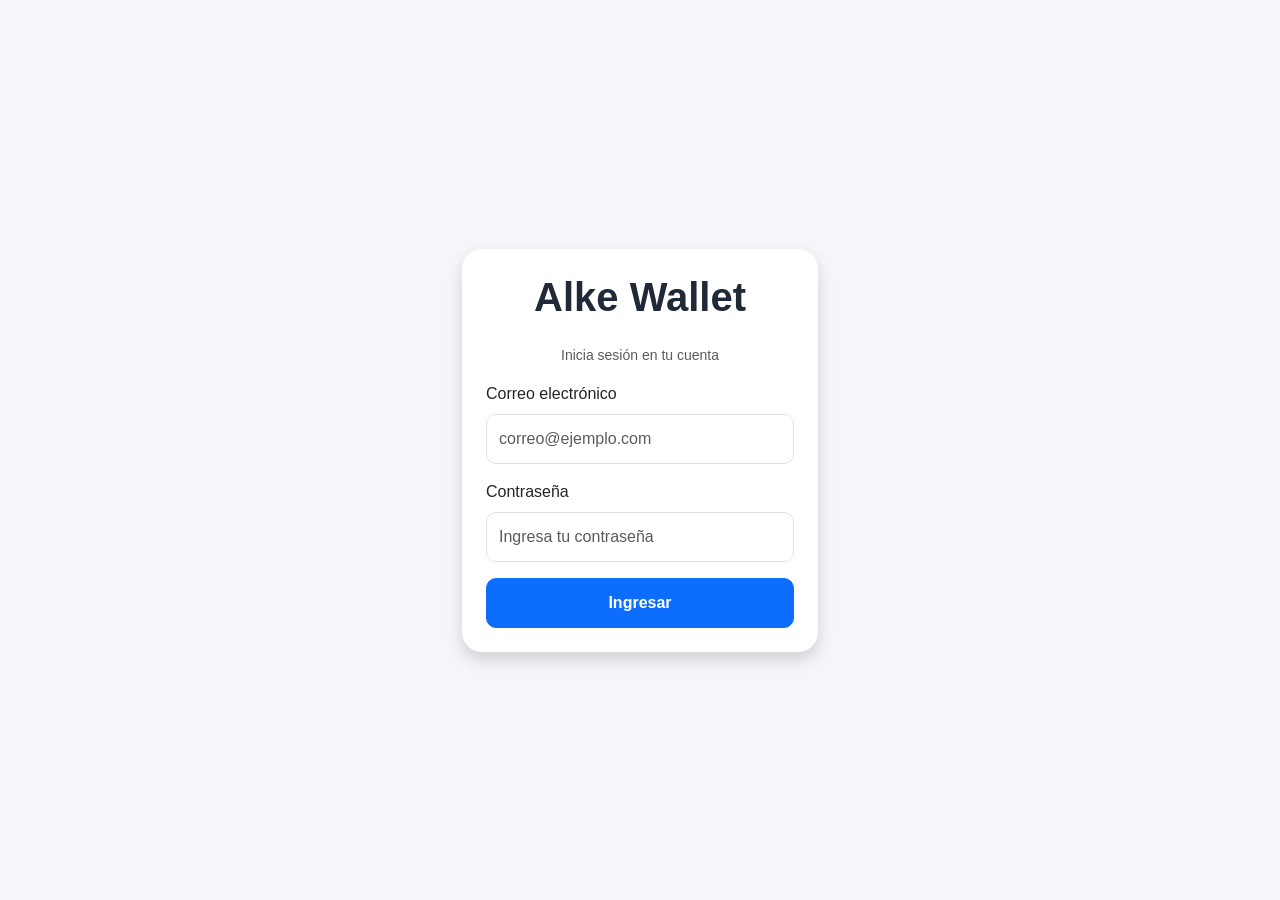
<file: html/index.html>
<!DOCTYPE html>
<html lang="es">

<head>
    <meta charset="UTF-8">
    <meta name="viewport" content="width=device-width, initial-scale=1.0">

    <title>Alke Wallet</title>

    <meta http-equiv="refresh" content="0; url=login.html">
</head>

<body>

</body>

</html>
</file>
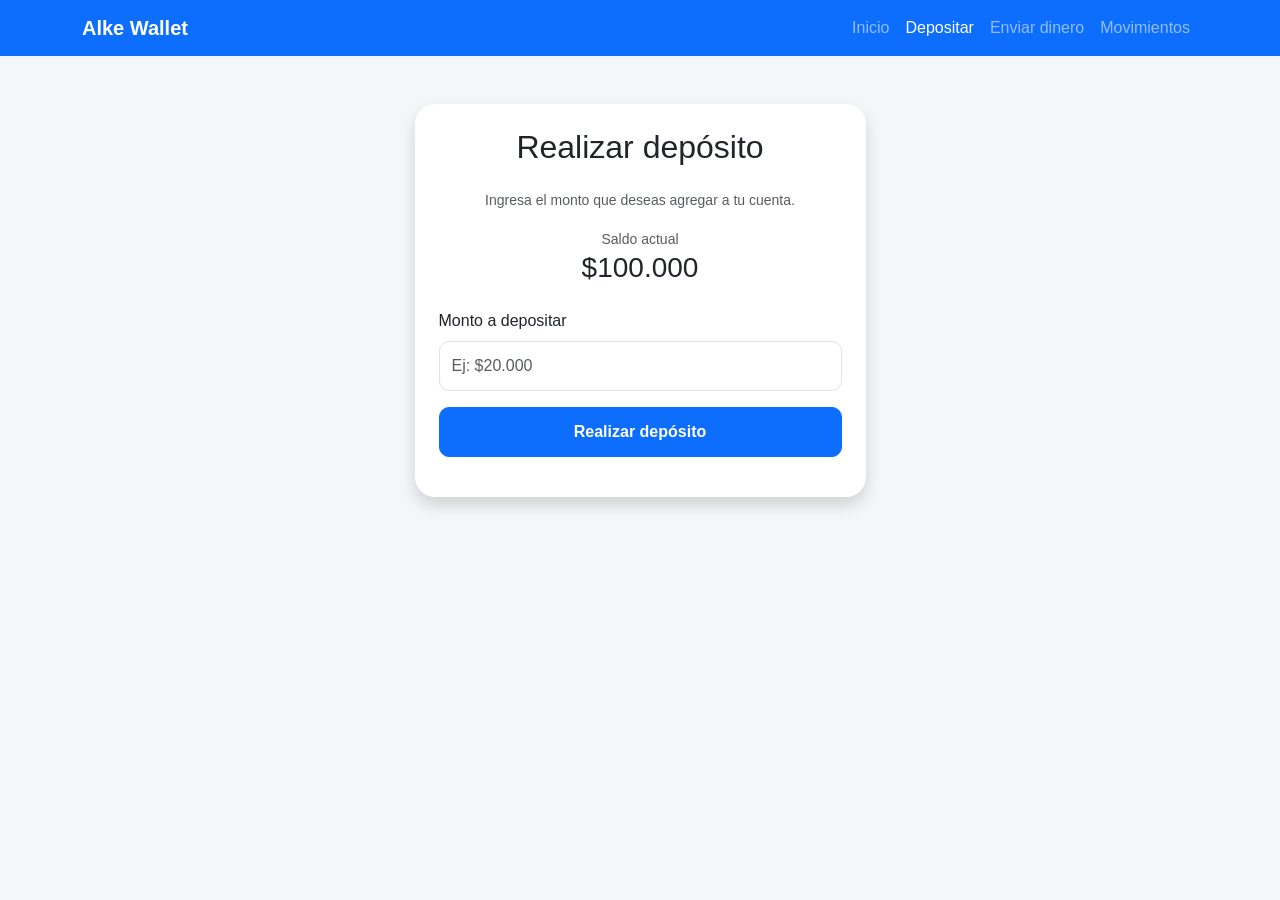
<file: html/deposit.html>
<!DOCTYPE html>
<html lang="es">

<head>
    <meta charset="UTF-8">
    <meta name="viewport" content="width=device-width, initial-scale=1.0">

    <title>Alke Wallet - Depósito</title>

    <!-- Bootstrap -->
    <link href="https://cdn.jsdelivr.net/npm/bootstrap@5.3.8/dist/css/bootstrap.min.css" rel="stylesheet">

    <!-- CSS propio -->
    <link rel="stylesheet" href="/css/style.css">
</head>

<body>

    <nav class="navbar navbar-expand-lg bg-primary navbar-dark">

        <div class="container">

            <a class="navbar-brand fw-bold" href="menu.html">
                Alke Wallet
            </a>

            <button class="navbar-toggler" type="button" data-bs-toggle="collapse" data-bs-target="#navbarMenu">
                <span class="navbar-toggler-icon"></span>
            </button>

            <div class="collapse navbar-collapse" id="navbarMenu">

                <ul class="navbar-nav ms-auto">

                    <li class="nav-item">
                        <a class="nav-link" href="menu.html">
                            Inicio
                        </a>
                    </li>

                    <li class="nav-item">
                        <a class="nav-link active" href="deposit.html">
                            Depositar
                        </a>
                    </li>

                    <li class="nav-item">
                        <a class="nav-link" href="sendmoney.html">
                            Enviar dinero
                        </a>
                    </li>

                    <li class="nav-item">
                        <a class="nav-link" href="transactions.html">
                            Movimientos
                        </a>
                    </li>

                </ul>

            </div>

        </div>

    </nav>


    <main class="container py-5">

        <div class="row justify-content-center">

            <div class="col-12 col-md-8 col-lg-5">

                <div class="card shadow">

                    <div class="card-body p-4">

                        <h2 class="text-center mb-4">
                            Realizar depósito
                        </h2>

                        <p class="text-center text-muted">
                            Ingresa el monto que deseas agregar a tu cuenta.
                        </p>

                        <div class="mb-4 text-center">

                            <small class="text-muted">
                                Saldo actual
                            </small>

                            <h3 id="saldoActual">
                                $100.000
                            </h3>

                        </div>


                        <form id="depositForm">

                            <div class="mb-3">

                                <label for="monto" class="form-label">
                                    Monto a depositar
                                </label>

                                <input type="text" class="form-control" id="monto" placeholder="Ej: $20.000" required>

                            </div>


                            <button type="submit" class="btn btn-primary w-100">
                                Realizar depósito
                            </button>

                        </form>

                        <div id="mensaje" class="mt-3" aria-live="polite"></div>

                    </div>

                </div>

            </div>

        </div>

    </main>


    <!-- Bootstrap JS -->
    <script src="https://cdn.jsdelivr.net/npm/bootstrap@5.3.8/dist/js/bootstrap.bundle.min.js">
    </script>

    <!-- jQuery -->
    <script src="https://code.jquery.com/jquery-3.7.1.min.js"></script>

    <!-- JavaScript propio -->
    <script src="/js/deposit.js"></script>

</body>

</html>
</file>
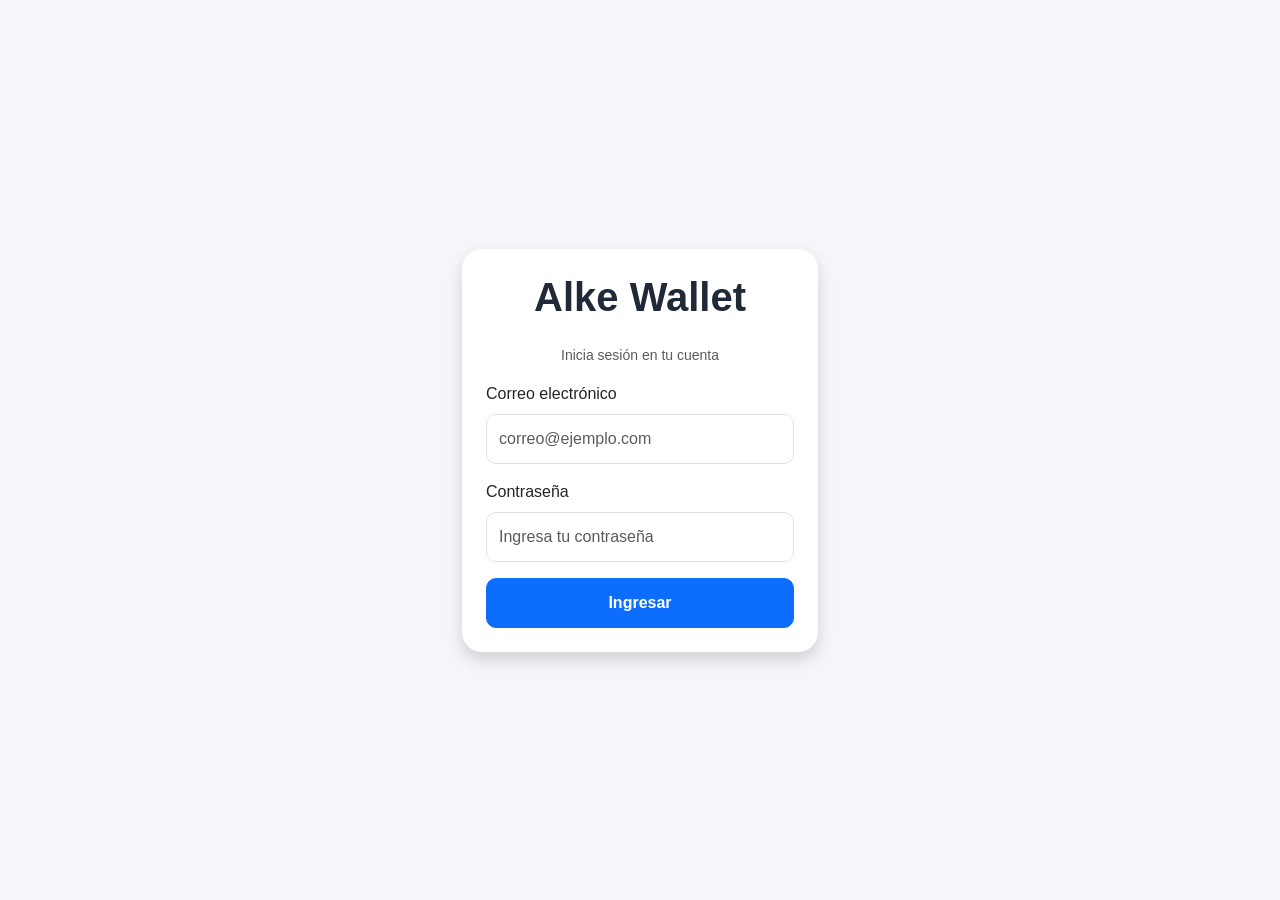
<file: html/login.html>
<!DOCTYPE html>
<html lang="es">

<head>
    <meta charset="UTF-8">
    <meta name="viewport" content="width=device-width, initial-scale=1.0">

    <title>Alke Wallet - Iniciar sesión</title>

    <!-- Bootstrap -->
    <link 
        href="https://cdn.jsdelivr.net/npm/bootstrap@5.3.8/dist/css/bootstrap.min.css" 
        rel="stylesheet"
    >

    <!-- CSS propio -->
    <link rel="stylesheet" href="/css/style.css">
</head>

<body>

    <main class="container">

        <div class="row justify-content-center align-items-center min-vh-100">

            <div class="col-12 col-sm-8 col-md-6 col-lg-4">

                <div class="card shadow">

                    <div class="card-body p-4">

                        <h1 class="text-center mb-4">
                            Alke Wallet
                        </h1>

                        <p class="text-center text-muted">
                            Inicia sesión en tu cuenta
                        </p>

                        <form id="loginForm">

                            <div class="mb-3">
                                <label for="email" class="form-label">
                                    Correo electrónico
                                </label>

                                <input 
                                    type="email"
                                    class="form-control"
                                    id="email"
                                    autocomplete="email"
                                    placeholder="correo@ejemplo.com"
                                    required
                                >
                            </div>

                            <div class="mb-3">
                                <label for="password" class="form-label">
                                    Contraseña
                                </label>

                                <input 
                                    type="password"
                                    class="form-control"
                                    id="password"
                                    autocomplete="current-password"
                                    placeholder="Ingresa tu contraseña"
                                    required
                                >
                            </div>

                            <button 
                                type="submit" 
                                class="btn btn-primary w-100"
                            >
                                Ingresar
                            </button>

                        </form>

                    </div>

                </div>

            </div>

        </div>

    </main>

    <script src="/js/login.js"></script>

</body>

</html>
</file>
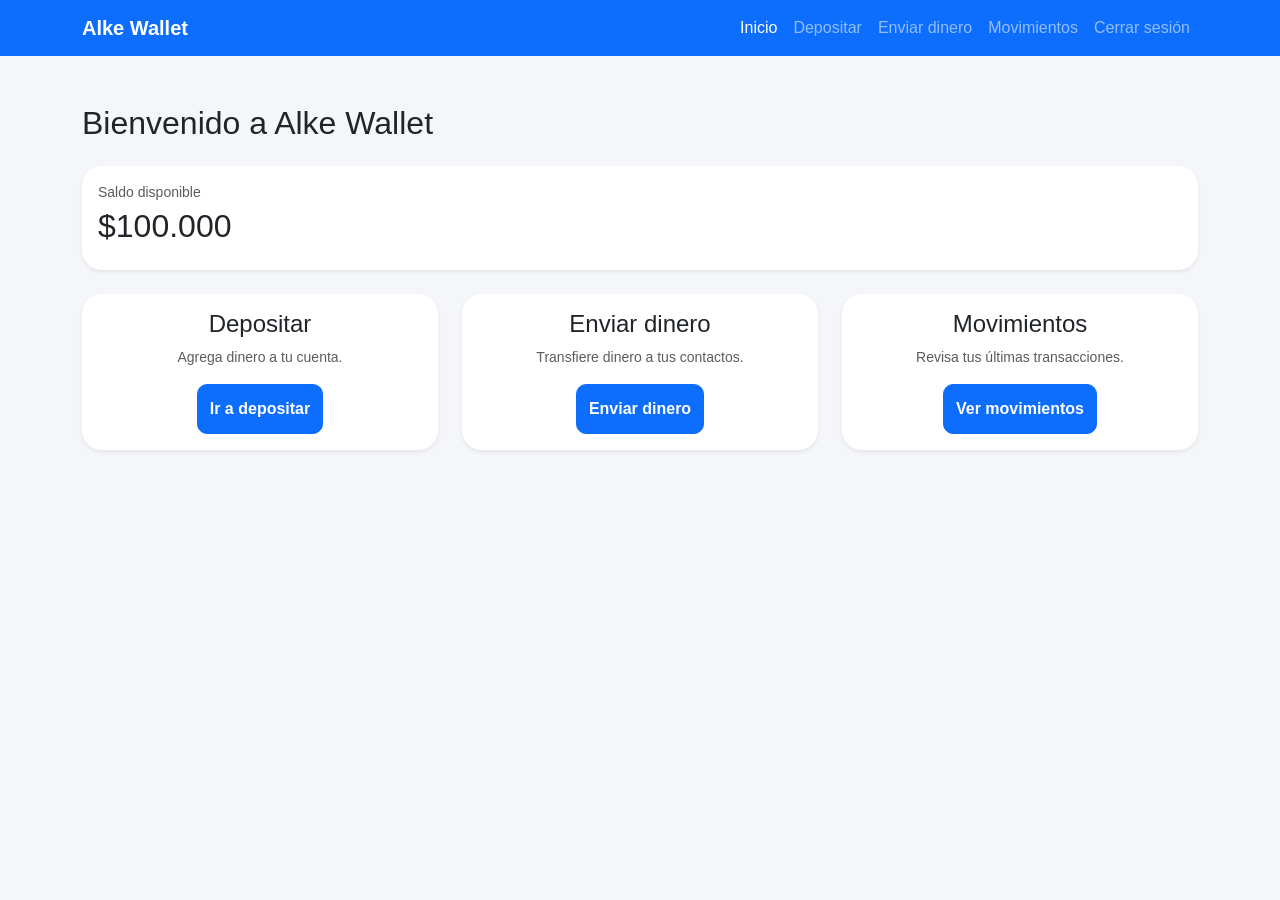
<file: html/menu.html>
<!DOCTYPE html>
<html lang="es">

<head>
    <meta charset="UTF-8">
    <meta name="viewport" content="width=device-width, initial-scale=1.0">

    <title>Alke Wallet - Menú</title>

    <!-- Bootstrap -->
    <link href="https://cdn.jsdelivr.net/npm/bootstrap@5.3.8/dist/css/bootstrap.min.css" rel="stylesheet">

    <!-- CSS propio -->
    <link rel="stylesheet" href="/css/style.css">
</head>

<body>

    <!-- Barra de navegación -->
    <nav class="navbar navbar-expand-lg bg-primary navbar-dark">

        <div class="container">

            <a class="navbar-brand fw-bold" href="#">
                Alke Wallet
            </a>

            <button class="navbar-toggler" type="button" data-bs-toggle="collapse" data-bs-target="#navbarMenu">
                <span class="navbar-toggler-icon"></span>
            </button>

            <div class="collapse navbar-collapse" id="navbarMenu">

                <ul class="navbar-nav ms-auto">

                    <li class="nav-item">
                        <a class="nav-link active" href="menu.html">
                            Inicio
                        </a>
                    </li>

                    <li class="nav-item">
                        <a class="nav-link" href="deposit.html">
                            Depositar
                        </a>
                    </li>

                    <li class="nav-item">
                        <a class="nav-link" href="sendmoney.html">
                            Enviar dinero
                        </a>
                    </li>

                    <li class="nav-item">
                        <a class="nav-link" href="transactions.html">
                            Movimientos
                        </a>
                    </li>

                    <li class="nav-item">
                        <a class="nav-link" href="login.html">
                            Cerrar sesión
                        </a>
                    </li>

                </ul>

            </div>

        </div>

    </nav>


    <main class="container py-5">

        <h2 class="mb-4">
            Bienvenido a Alke Wallet
        </h2>


        <!-- Saldo -->
        <div class="card shadow-sm mb-4">

            <div class="card-body">

                <p class="text-muted mb-1">
                    Saldo disponible
                </p>

                <h2 id="saldo">
                    $100.000
                </h2>

            </div>

        </div>


        <!-- Opciones -->
        <div class="row g-4">

            <div class="col-12 col-md-4">

                <div class="card shadow-sm h-100">

                    <div class="card-body text-center">

                        <h4>Depositar</h4>

                        <p class="text-muted">
                            Agrega dinero a tu cuenta.
                        </p>

                        <a href="deposit.html" class="btn btn-primary">
                            Ir a depositar
                        </a>

                    </div>

                </div>

            </div>


            <div class="col-12 col-md-4">

                <div class="card shadow-sm h-100">

                    <div class="card-body text-center">

                        <h4>Enviar dinero</h4>

                        <p class="text-muted">
                            Transfiere dinero a tus contactos.
                        </p>

                        <a href="sendmoney.html" class="btn btn-primary">
                            Enviar dinero
                        </a>

                    </div>

                </div>

            </div>


            <div class="col-12 col-md-4">

                <div class="card shadow-sm h-100">

                    <div class="card-body text-center">

                        <h4>Movimientos</h4>

                        <p class="text-muted">
                            Revisa tus últimas transacciones.
                        </p>

                        <a href="transactions.html" class="btn btn-primary">
                            Ver movimientos
                        </a>

                    </div>

                </div>

            </div>

        </div>

    </main>


    <!-- Bootstrap JS -->
    <script src="https://cdn.jsdelivr.net/npm/bootstrap@5.3.8/dist/js/bootstrap.bundle.min.js"></script>

    <!-- jQuery -->
    <script src="https://code.jquery.com/jquery-3.7.1.min.js"></script>

    <!-- JavaScript propio -->
    <script src="/js/menu.js"></script>

</body>

</html>
</file>
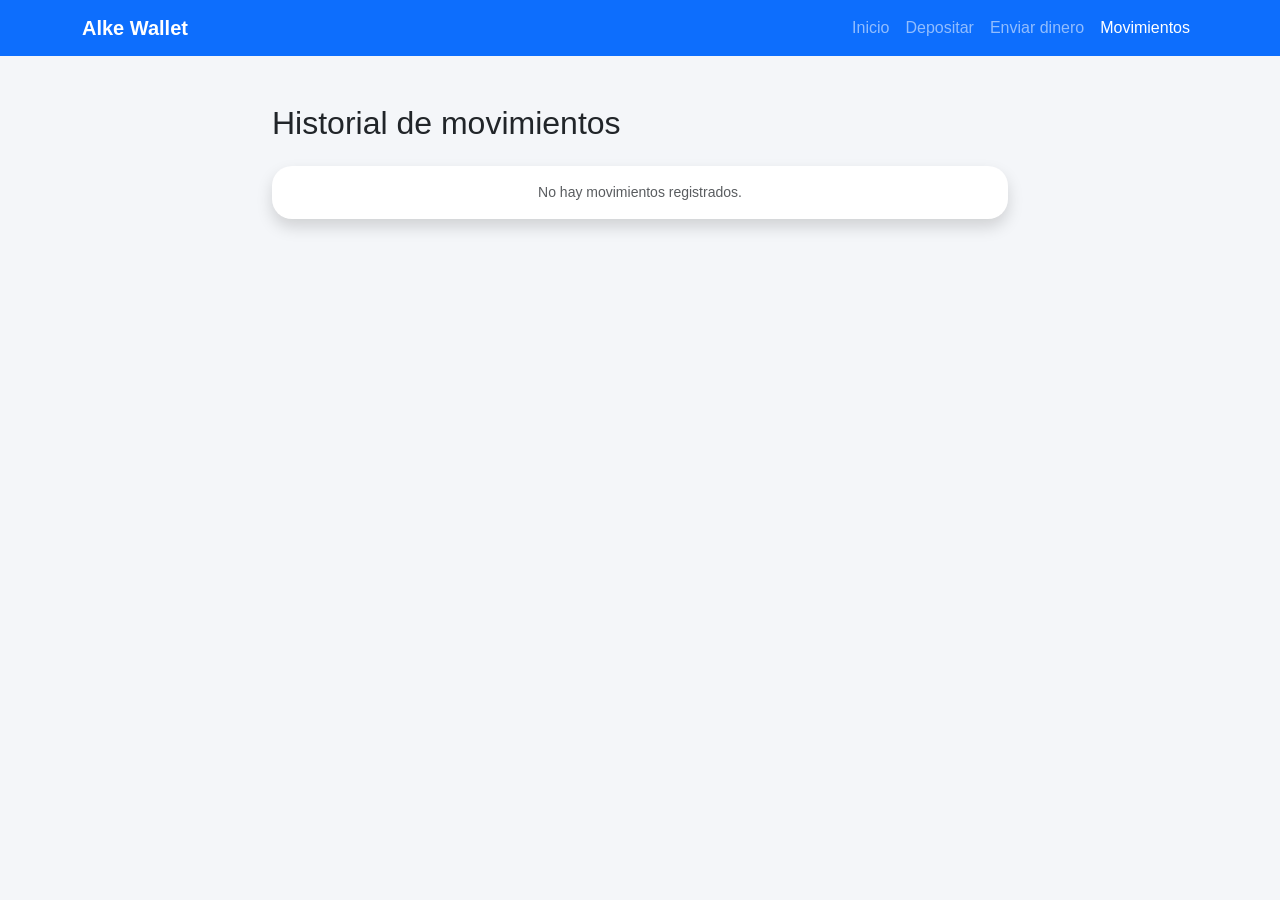
<file: html/transactions.html>
<!DOCTYPE html>
<html lang="es">

<head>
    <meta charset="UTF-8">
    <meta name="viewport" content="width=device-width, initial-scale=1.0">

    <title>Alke Wallet - Movimientos</title>

    <!-- Bootstrap -->
    <link href="https://cdn.jsdelivr.net/npm/bootstrap@5.3.8/dist/css/bootstrap.min.css" rel="stylesheet">

    <!-- CSS propio -->
    <link rel="stylesheet" href="/css/style.css">
</head>

<body>

    <nav class="navbar navbar-expand-lg bg-primary navbar-dark">

        <div class="container">

            <a class="navbar-brand fw-bold" href="menu.html">
                Alke Wallet
            </a>

            <button class="navbar-toggler" type="button" data-bs-toggle="collapse" data-bs-target="#navbarMenu">
                <span class="navbar-toggler-icon"></span>
            </button>

            <div class="collapse navbar-collapse" id="navbarMenu">

                <ul class="navbar-nav ms-auto">

                    <li class="nav-item">
                        <a class="nav-link" href="menu.html">
                            Inicio
                        </a>
                    </li>

                    <li class="nav-item">
                        <a class="nav-link" href="deposit.html">
                            Depositar
                        </a>
                    </li>

                    <li class="nav-item">
                        <a class="nav-link" href="sendmoney.html">
                            Enviar dinero
                        </a>
                    </li>

                    <li class="nav-item">
                        <a class="nav-link active" href="transactions.html">
                            Movimientos
                        </a>
                    </li>

                </ul>

            </div>

        </div>

    </nav>


    <main class="container py-5">

        <div class="row justify-content-center">

            <div class="col-12 col-md-10 col-lg-8">

                <h2 class="mb-4">
                    Historial de movimientos
                </h2>

                <div id="listaTransacciones" class="card shadow">

                    <div class="card-body">

                        <p class="text-muted text-center mb-0">
                            No hay movimientos registrados.
                        </p>

                    </div>

                </div>

            </div>

        </div>

    </main>

    <!-- Bootstrap JS -->
    <script src="https://cdn.jsdelivr.net/npm/bootstrap@5.3.8/dist/js/bootstrap.bundle.min.js"></script>

    <!-- jQuery -->
    <script src="https://code.jquery.com/jquery-3.7.1.min.js"></script>

    <!-- JavaScript propio -->
    <script src="/js/transactions.js"></script>

</body>

</html>
</file>
<file: css/style.css>
/* Configuración general */
body {
    background: #f4f6f9;
    font-family: Arial, sans-serif;
}


/* Tarjeta del Login */
.card {
    border: none;
    border-radius: 20px;
}


/* Título */
h1 {
    font-weight: 700;
    color: #1f2937;
}


/* Texto secundario */
.text-muted {
    font-size: 14px;
}


/* Campos de formulario */
.form-control {
    border-radius: 10px;
    padding: 12px;
}


/* Cuando hacemos clic en un campo */
.form-control:focus {
    box-shadow: none;
    border-color: #0d6efd;
}


/* Botón */
.btn-primary {
    border-radius: 10px;
    padding: 12px;
    font-weight: 600;
}


/* Efecto al pasar el mouse */
.btn-primary:hover {
    transform: translateY(-1px);
}
</file>
